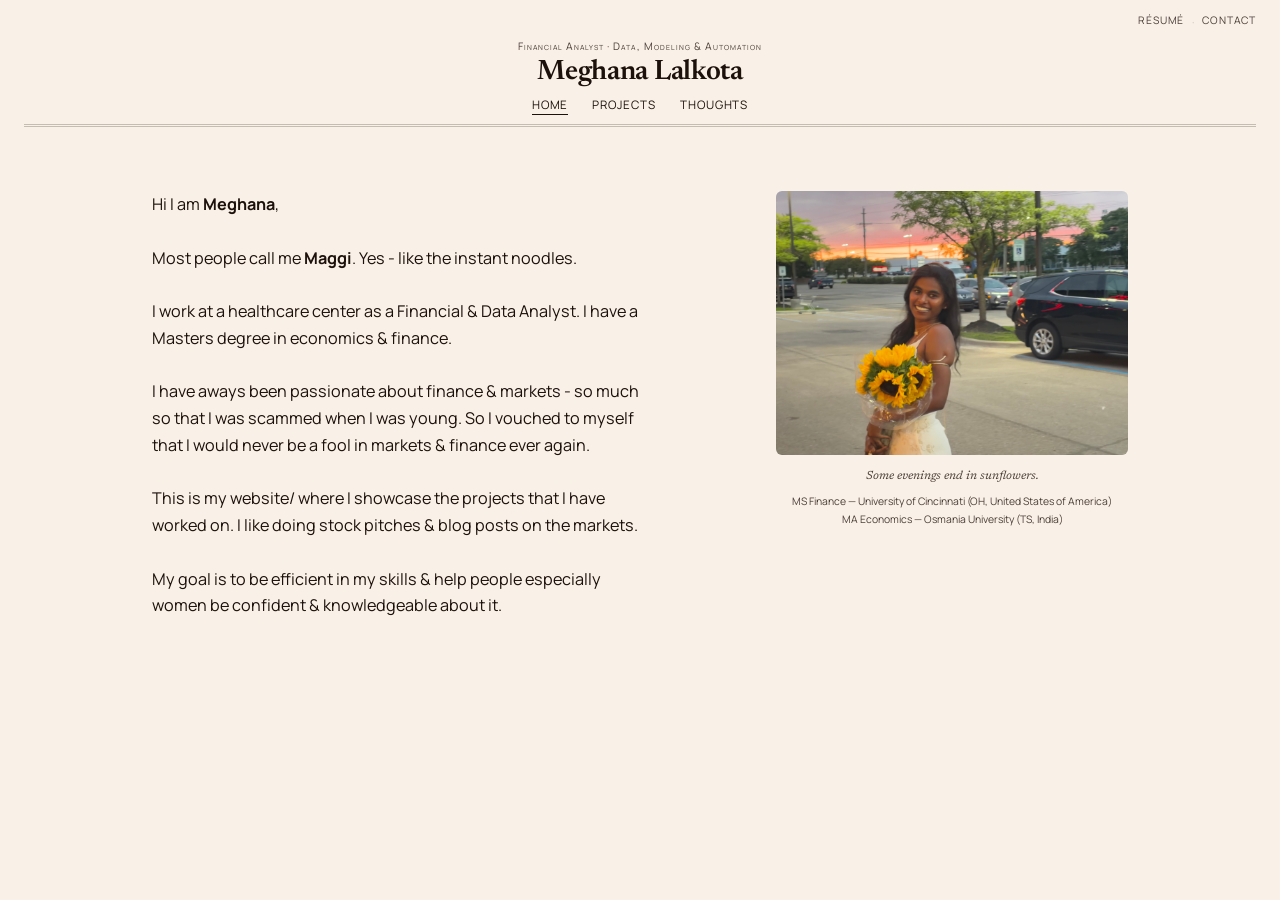
<file: index.html>
<!DOCTYPE html>
<html lang="en">
<head>
<meta charset="UTF-8">
<meta name="viewport" content="width=device-width, initial-scale=1.0">
<meta name="color-scheme" content="light">
<title>Meghana Lalkota — Financial Analyst</title>

<link rel="preconnect" href="https://fonts.googleapis.com">
<link rel="preconnect" href="https://fonts.gstatic.com" crossorigin>
<link href="https://fonts.googleapis.com/css2?family=Newsreader:ital,wght@0,200..800;1,200..800&family=Manrope:wght@200..800&display=swap" rel="stylesheet">

<link rel="stylesheet" href="tokens.css">
<link rel="stylesheet" href="site.css">

<style>
/* Hallmark · macrostructure: Photographic · genre: editorial · nav: N6 · footer: none
 * theme: custom · vibe: "sunflower gold, sunset warmth, quiet editorial portrait" · paper: oklch(96% 0.016 70) · accent: oklch(58% 0.16 82)
 * display: Newsreader · body: Manrope · axes: light / roman-serif / chromatic-amber (~82°)
 */

/* ---------- Hero row: text left, photo right (macrostructure 08, contained size) ---------- */

.hero-row {
  display: grid;
  gap: var(--space-xl) var(--space-2xl);
  max-width: 64rem;
  margin: 0 auto;
  padding: var(--space-2xl) var(--space-lg) var(--space-3xl);
  align-items: start;
  opacity: 0;
  transform: translateY(8px);
  animation: reveal var(--dur-long) var(--ease-out) forwards;
  animation-delay: calc(var(--i, 1) * 70ms);
}

.intro {
  min-width: 0;
  max-width: 62ch;
}

.intro__lede {
  font-size: var(--text-md);
  line-height: 1.65;
  margin: 0;
}

.photo-fold {
  min-width: 0;
  width: 100%;
  max-width: 22rem;
  margin: 0;
  padding: 0;
  text-align: center;
  justify-self: center;
}

.photo-fold__img {
  width: 100%;
  height: auto;
  aspect-ratio: 4 / 3;
  object-fit: cover;
  border-radius: 6px;
}

.photo-fold__caption {
  margin: var(--space-sm) 0 0;
  font-family: var(--font-display);
  font-style: italic;
  font-size: var(--text-sm);
  color: var(--color-ink-2);
}

.photo-fold__credentials {
  list-style: none;
  margin: var(--space-xs) 0 0;
  padding: 0;
  display: grid;
  gap: var(--space-3xs);
  font-family: var(--font-body);
  font-size: var(--text-xs);
  color: var(--color-ink-2);
  line-height: 1.5;
}

@media (min-width: 40rem) {
  .hero-row { grid-template-columns: 1.2fr 1fr; }
  .photo-fold { justify-self: end; }
}
</style>
</head>

<body>

<header class="mast" style="--i: 0">
  <div class="mast-utility">
    <a class="mast-resume" href="resume.pdf" target="_blank" rel="noopener">Résumé</a>
    <span class="mast-utility__sep" aria-hidden="true">·</span>
    <a class="mast-contact" href="https://mail.google.com/mail/?view=cm&fs=1&to=meghanalalkota630@gmail.com" target="_blank" rel="noopener">Contact</a>
  </div>
  <p class="mast-line">Financial Analyst · Data, Modeling &amp; Automation</p>
  <h1 class="mast-name">Meghana Lalkota</h1>
  <nav class="mast-nav" aria-label="Primary">
    <ul>
      <li><a href="index.html" aria-current="page">Home</a></li>
      <li><a href="projects.html">Projects</a></li>
      <li><a href="thoughts.html">Thoughts</a></li>
    </ul>
  </nav>
  <hr class="mast-rule" aria-hidden="true">
</header>

<section class="hero-row" style="--i: 1">
  <div class="intro">
    <p class="intro__lede">
      Hi I am <b>Meghana</b>,
      <br><br>Most people call me <b>Maggi</b>. Yes - like the instant noodles.
      <br><br>I work at a healthcare center as a Financial &amp; Data Analyst. I have a Masters degree in economics &amp; finance.
      <br><br>I have aways been passionate about finance &amp; markets - so much so that I was scammed when I was young. So I vouched to myself that I would never be a fool in markets &amp; finance ever again.
      <br><br>This is my website/ where I showcase the projects that I have worked on. I like doing stock pitches &amp; blog posts on the markets.
      <br><br>My goal is to be efficient in my skills &amp; help people especially women be confident &amp; knowledgeable about it.
    </p>
  </div>
  <figure class="photo-fold">
    <img
      class="photo-fold__img"
      src="images/profile.jpeg"
      alt="Meghana Lalkota smiling at dusk, holding a bouquet of sunflowers."
      width="2000"
      height="1500"
      fetchpriority="high">
    <figcaption class="photo-fold__caption">Some evenings end in sunflowers.</figcaption>
    <ul class="photo-fold__credentials">
      <li>MS Finance — University of Cincinnati (OH, United States of America)</li>
      <li>MA Economics — Osmania University (TS, India)</li>
    </ul>
  </figure>
</section>

</body>
</html>
</file>
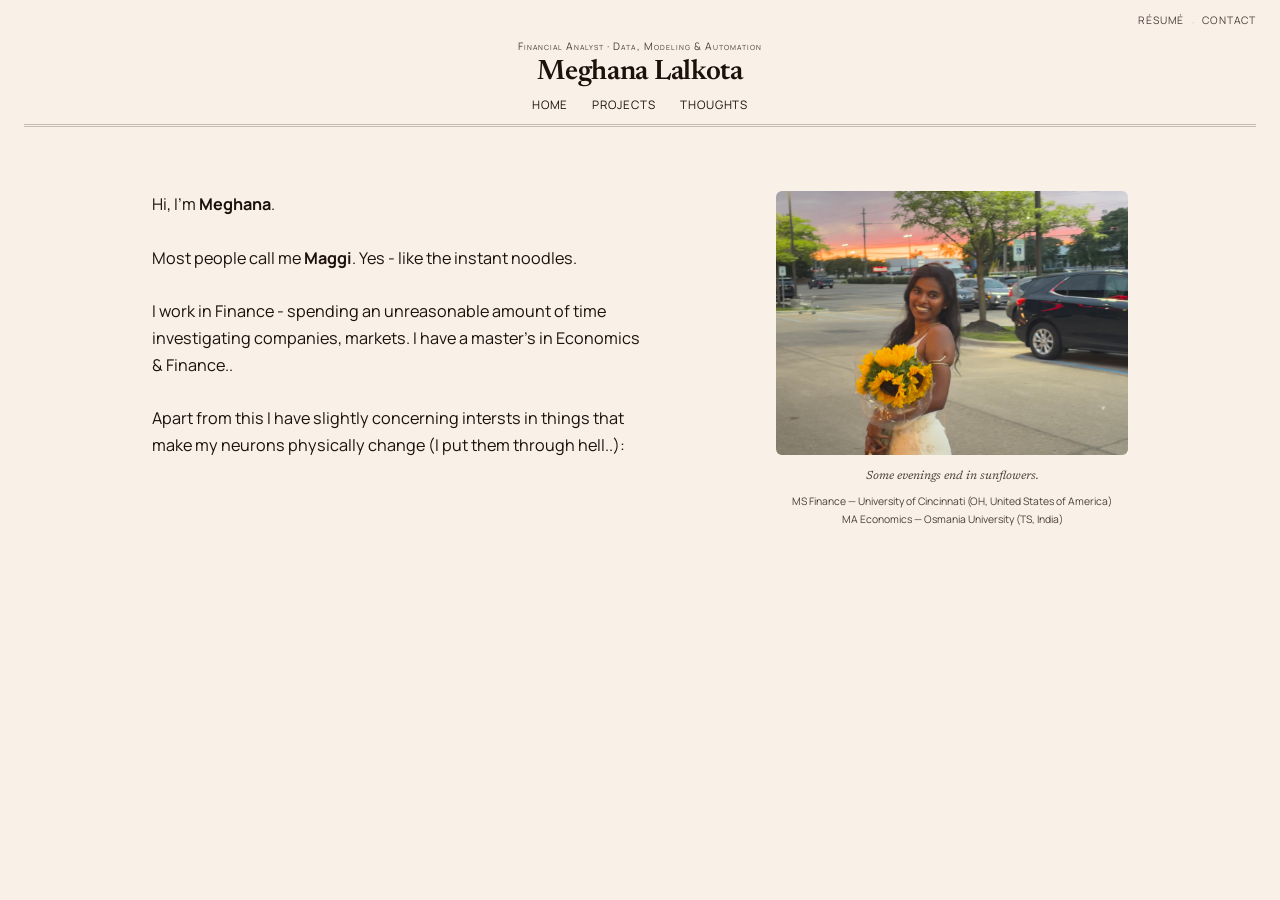
<file: index-v2.html>
<!DOCTYPE html>
<html lang="en">
<head>
<meta charset="UTF-8">
<meta name="viewport" content="width=device-width, initial-scale=1.0">
<meta name="color-scheme" content="light">
<title>Meghana Lalkota — Financial Analyst (draft)</title>

<link rel="preconnect" href="https://fonts.googleapis.com">
<link rel="preconnect" href="https://fonts.gstatic.com" crossorigin>
<link href="https://fonts.googleapis.com/css2?family=Newsreader:ital,wght@0,200..800;1,200..800&family=Manrope:wght@200..800&display=swap" rel="stylesheet">

<link rel="stylesheet" href="tokens.css">
<link rel="stylesheet" href="site.css">

<style>
/* Hallmark · macrostructure: Photographic · genre: editorial · nav: N6 · footer: none
 * theme: custom · vibe: "sunflower gold, sunset warmth, quiet editorial portrait" · paper: oklch(96% 0.016 70) · accent: oklch(58% 0.16 82)
 * display: Newsreader · body: Manrope · axes: light / roman-serif / chromatic-amber (~82°)
 * DRAFT — experiment page, not linked from nav. See index.html for the live homepage.
 */

/* ---------- Hero row: text left, photo right (macrostructure 08, contained size) ---------- */

.hero-row {
  display: grid;
  gap: var(--space-xl) var(--space-2xl);
  max-width: 64rem;
  margin: 0 auto;
  padding: var(--space-2xl) var(--space-lg) var(--space-3xl);
  align-items: start;
  opacity: 0;
  transform: translateY(8px);
  animation: reveal var(--dur-long) var(--ease-out) forwards;
  animation-delay: calc(var(--i, 1) * 70ms);
}

.intro {
  min-width: 0;
  max-width: 62ch;
}

.intro__lede {
  font-size: var(--text-md);
  line-height: 1.65;
  margin: 0;
}

.photo-fold {
  min-width: 0;
  width: 100%;
  max-width: 22rem;
  margin: 0;
  padding: 0;
  text-align: center;
  justify-self: center;
}

.photo-fold__img {
  width: 100%;
  height: auto;
  aspect-ratio: 4 / 3;
  object-fit: cover;
  border-radius: 6px;
}

.photo-fold__caption {
  margin: var(--space-sm) 0 0;
  font-family: var(--font-display);
  font-style: italic;
  font-size: var(--text-sm);
  color: var(--color-ink-2);
}

.photo-fold__credentials {
  list-style: none;
  margin: var(--space-xs) 0 0;
  padding: 0;
  display: grid;
  gap: var(--space-3xs);
  font-family: var(--font-body);
  font-size: var(--text-xs);
  color: var(--color-ink-2);
  line-height: 1.5;
}

@media (min-width: 40rem) {
  .hero-row { grid-template-columns: 1.2fr 1fr; }
  .photo-fold { justify-self: end; }
}
</style>
</head>

<body>

<header class="mast" style="--i: 0">
  <div class="mast-utility">
    <a class="mast-resume" href="resume.pdf" target="_blank" rel="noopener">Résumé</a>
    <span class="mast-utility__sep" aria-hidden="true">·</span>
    <a class="mast-contact" href="https://mail.google.com/mail/?view=cm&fs=1&to=meghanalalkota630@gmail.com" target="_blank" rel="noopener">Contact</a>
  </div>
  <p class="mast-line">Financial Analyst · Data, Modeling &amp; Automation</p>
  <h1 class="mast-name">Meghana Lalkota</h1>
  <nav class="mast-nav" aria-label="Primary">
    <ul>
      <li><a href="index.html">Home</a></li>
      <li><a href="projects.html">Projects</a></li>
      <li><a href="thoughts.html">Thoughts</a></li>
    </ul>
  </nav>
  <hr class="mast-rule" aria-hidden="true">
</header>

<section class="hero-row" style="--i: 1">
  <div class="intro">
    <p class="intro__lede">
      Hi, I'm <B>Meghana</B>.</br>
      <br>Most people call me <B>Maggi</B>. Yes - like the instant noodles. </br>
      <br>I work in Finance - spending an unreasonable amount of time investigating companies, markets. I have a master's in Economics & Finance.. </br>
      <br>Apart from this I have slightly concerning intersts in things that make my neurons physically change (I put them through hell..):</br>

    </p>
  </div>
  <figure class="photo-fold">
    <img
      class="photo-fold__img"
      src="images/profile.jpeg"
      alt="Meghana Lalkota smiling at dusk, holding a bouquet of sunflowers."
      width="2000"
      height="1500"
      fetchpriority="high">
    <figcaption class="photo-fold__caption">Some evenings end in sunflowers.</figcaption>
    <ul class="photo-fold__credentials">
      <li>MS Finance — University of Cincinnati (OH, United States of America)</li>
      <li>MA Economics — Osmania University (TS, India)</li>
    </ul>
  </figure>
</section>

</body>
</html>
</file>
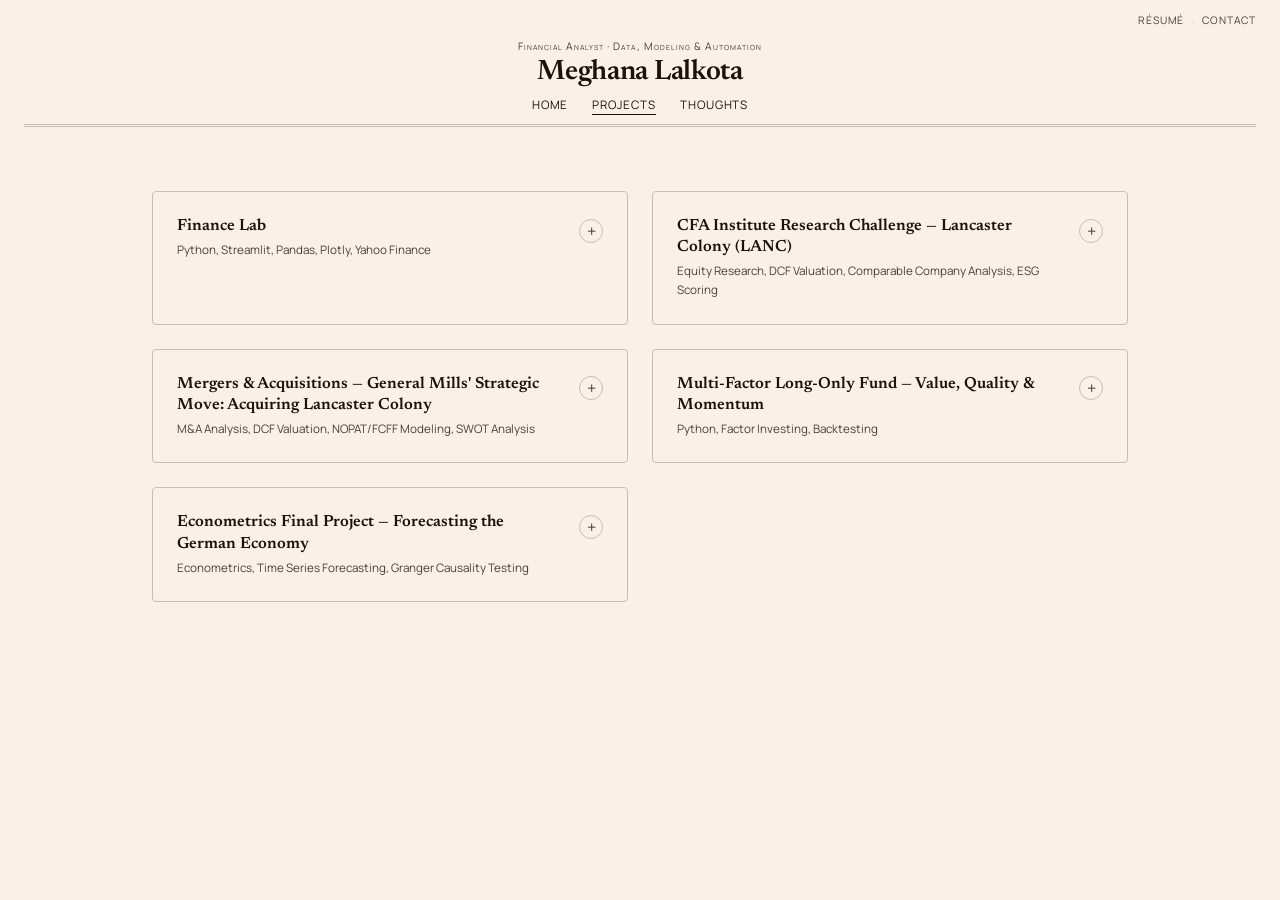
<file: projects.html>
<!DOCTYPE html>
<html lang="en">
<head>
<meta charset="UTF-8">
<meta name="viewport" content="width=device-width, initial-scale=1.0">
<meta name="color-scheme" content="light">
<title>Projects — Meghana Lalkota</title>

<link rel="preconnect" href="https://fonts.googleapis.com">
<link rel="preconnect" href="https://fonts.gstatic.com" crossorigin>
<link href="https://fonts.googleapis.com/css2?family=Newsreader:ital,wght@0,200..800;1,200..800&family=Manrope:wght@200..800&display=swap" rel="stylesheet">

<link rel="stylesheet" href="tokens.css">
<link rel="stylesheet" href="site.css">

<style>
/* Hallmark · macrostructure: Portfolio Grid (single entry) · genre: editorial · nav: N6 · footer: none
 * theme: custom · shared system, see index.html
 */

.projects-grid {
  display: grid;
  grid-template-columns: 1fr;
  gap: var(--space-lg);
  max-width: 64rem;
  margin: 0 auto;
  padding: var(--space-2xl) var(--space-lg) var(--space-3xl);
  align-items: stretch;
  opacity: 0;
  transform: translateY(8px);
  animation: reveal var(--dur-long) var(--ease-out) forwards;
  animation-delay: calc(var(--i, 2) * 70ms);
}

@media (min-width: 48rem) {
  .projects-grid {
    grid-template-columns: repeat(2, 1fr);
  }
}

.project-tile {
  position: relative;
  min-width: 0;
  border: var(--rule-hair) solid var(--color-rule);
  border-radius: 4px;
  padding: var(--space-lg);
  transition: border-color var(--dur-short) var(--ease-out);
}

.project-tile:hover,
.project-tile:focus-within {
  border-color: var(--color-accent);
}

/* Visually hidden but focusable — the real toggle control. */
.project-tile__toggle {
  position: absolute;
  width: 1px;
  height: 1px;
  padding: 0;
  margin: -1px;
  overflow: hidden;
  clip: rect(0, 0, 0, 0);
  white-space: nowrap;
  border: 0;
}

.project-tile__tab {
  display: flex;
  align-items: flex-start;
  justify-content: space-between;
  gap: var(--space-md);
  cursor: pointer;
}

.project-tile__tab-text {
  min-width: 0;
}

.project-tile__title {
  font-family: var(--font-display);
  font-weight: 600;
  font-size: var(--text-md);
  line-height: 1.3;
  margin: 0 0 var(--space-2xs);
  overflow-wrap: anywhere;
}

.project-tile__stack {
  font-size: var(--text-sm);
  color: var(--color-ink-2);
  margin: 0;
}

.project-tile__chevron {
  flex-shrink: 0;
  display: inline-flex;
  align-items: center;
  justify-content: center;
  width: 1.5rem;
  height: 1.5rem;
  margin-top: 0.15em;
  border: var(--rule-hair) solid var(--color-rule);
  border-radius: 50%;
  font-size: var(--text-md);
  line-height: 1;
  color: var(--color-ink-2);
  transition: transform var(--dur-short) var(--ease-out), border-color var(--dur-short) var(--ease-out), color var(--dur-short) var(--ease-out);
}

.project-tile:hover .project-tile__chevron {
  border-color: var(--color-accent);
  color: var(--color-accent);
}

.project-tile__toggle:focus-visible ~ .project-tile__tab {
  outline: 2px solid var(--color-focus);
  outline-offset: 4px;
  border-radius: 2px;
}

.project-tile__wrap {
  display: grid;
  grid-template-rows: 0fr;
  transition: grid-template-rows var(--dur-long) var(--ease-in-out);
}

.project-tile__body-inner {
  overflow: hidden;
}

.project-tile__body-inner-pad {
  padding-top: var(--space-md);
}

.project-tile__desc {
  font-size: var(--text-base);
  line-height: 1.65;
  margin: 0;
}

.project-tile__desc + .project-tile__desc {
  margin-top: var(--space-md);
}

.project-tile__links {
  display: flex;
  flex-wrap: wrap;
  gap: var(--space-md) var(--space-lg);
  margin-top: var(--space-lg);
}

.project-tile__toggle:checked ~ .project-tile__wrap {
  grid-template-rows: 1fr;
}

.project-tile__toggle:checked ~ .project-tile__tab .project-tile__chevron {
  transform: rotate(45deg);
}

@media (prefers-reduced-motion: reduce) {
  .project-tile__wrap {
    transition: none;
  }
}
</style>
</head>

<body>

<header class="mast" style="--i: 0">
  <div class="mast-utility">
    <a class="mast-resume" href="resume.pdf" target="_blank" rel="noopener">Résumé</a>
    <span class="mast-utility__sep" aria-hidden="true">·</span>
    <a class="mast-contact" href="https://mail.google.com/mail/?view=cm&fs=1&to=meghanalalkota630@gmail.com" target="_blank" rel="noopener">Contact</a>
  </div>
  <p class="mast-line">Financial Analyst · Data, Modeling &amp; Automation</p>
  <p class="mast-name"><a href="index.html">Meghana Lalkota</a></p>
  <nav class="mast-nav" aria-label="Primary">
    <ul>
      <li><a href="index.html">Home</a></li>
      <li><a href="projects.html" aria-current="page">Projects</a></li>
      <li><a href="thoughts.html">Thoughts</a></li>
    </ul>
  </nav>
  <hr class="mast-rule" aria-hidden="true">
</header>

<h1 class="sr-only">Projects</h1>

<section class="projects-grid" style="--i: 1">

  <div class="project-tile">
    <input type="checkbox" id="project-financelab" class="project-tile__toggle">
    <label class="project-tile__tab" for="project-financelab">
      <span class="project-tile__tab-text">
        <h2 class="project-tile__title">Finance Lab</h2>
        <p class="project-tile__stack">Python, Streamlit, Pandas, Plotly, Yahoo Finance</p>
      </span>
      <span class="project-tile__chevron" aria-hidden="true">+</span>
    </label>
    <div class="project-tile__wrap">
      <div class="project-tile__body-inner">
        <div class="project-tile__body-inner-pad">
          <p class="project-tile__desc">
            An interactive financial research platform for exploring historical stock
            performance, valuation metrics, and peer comparisons. The application
            fetches and caches market data, provides interactive candlestick charts
            with moving averages, and enables normalized performance analysis across
            multiple companies.
          </p>
          <div class="project-tile__links">
            <a class="link-typographic" href="https://finance-lab.streamlit.app/" target="_blank" rel="noopener">View live app →</a>
            <a class="link-typographic" href="https://github.com/meghanalalkota07/finance-lab" target="_blank" rel="noopener">View on GitHub →</a>
          </div>
        </div>
      </div>
    </div>
  </div>

  <div class="project-tile">
    <input type="checkbox" id="project-cfa" class="project-tile__toggle">
    <label class="project-tile__tab" for="project-cfa">
      <span class="project-tile__tab-text">
        <h2 class="project-tile__title">CFA Institute Research Challenge — Lancaster Colony (LANC)</h2>
        <p class="project-tile__stack">Equity Research, DCF Valuation, Comparable Company Analysis, ESG Scoring</p>
      </span>
      <span class="project-tile__chevron" aria-hidden="true">+</span>
    </label>
    <div class="project-tile__wrap">
      <div class="project-tile__body-inner">
        <div class="project-tile__body-inner-pad">
          <p class="project-tile__desc">
            Representing the University of Cincinnati in the CFA Institute Research Challenge, I worked with a team
            of five to produce a 15-page equity research report on Lancaster Colony Corporation (NASDAQ: LANC),
            presented to a panel of industry professionals.
          </p>
          <p class="project-tile__desc">
            We found a company that looked safe but not dynamic — a current ratio averaging 2.14, declining retail
            margins, and a growth story leaning on licensed products (Chick-fil-A sauces, Olive Garden dressings)
            rather than organic growth. A full DCF alongside comparable company analysis, forecasting five years out,
            led us to issue a Sell: a target price of $125.30 against a closing price of $192.89 — a 29.8% downside.
          </p>
          <div class="project-tile__links">
            <a class="link-typographic" href="Projects/cfa-challenge/lancaster-colony-presentation.pdf" target="_blank" rel="noopener">View presentation →</a>
            <a class="link-typographic" href="Projects/cfa-challenge/lancaster-colony-report.pdf" target="_blank" rel="noopener">Read full report →</a>
          </div>
        </div>
      </div>
    </div>
  </div>

  <div class="project-tile">
    <input type="checkbox" id="project-ma" class="project-tile__toggle">
    <label class="project-tile__tab" for="project-ma">
      <span class="project-tile__tab-text">
        <h2 class="project-tile__title">Mergers &amp; Acquisitions — General Mills' Strategic Move: Acquiring Lancaster Colony</h2>
        <p class="project-tile__stack">M&amp;A Analysis, DCF Valuation, NOPAT/FCFF Modeling, SWOT Analysis</p>
      </span>
      <span class="project-tile__chevron" aria-hidden="true">+</span>
    </label>
    <div class="project-tile__wrap">
      <div class="project-tile__body-inner">
        <div class="project-tile__body-inner-pad">
          <p class="project-tile__desc">
            Working in a team of six, I valued both companies independently before touching the deal logic, because
            an acquisition case built on a bad standalone valuation is worthless. For General Mills — 150+ years old,
            100+ brands, four segments (North America Retail, International, Pet, North America Foodservice) — I
            built a five-year DCF: EBIT growing from $3.05B to $3.71B, a 7.28% WACC, 3% terminal growth, arriving at
            $66.84 per share. For Lancaster Colony, a second DCF at a 6.5% WACC and 2% terminal growth produced
            $184.45 per share on a firm value of roughly $5.06 billion.
          </p>
          <p class="project-tile__desc">
            Then the combination. Using a NOPAT/FCFF framework, I modeled the merged company's sales growing from
            $22.96B to $27.26B over five years, producing a combined firm value of about $57.1 billion and a
            per-share value of $95.90. I cross-checked both DCFs against market multiples rather than trusting one
            method, and built the strategic case on top of the numbers: Lancaster's specialty portfolio (Marzetti,
            New York Bakery, Sister Schubert's) diversifies General Mills' offerings, its retail and foodservice
            distribution accelerates market penetration, and procurement, manufacturing, and supply-chain
            integration drives the margin story. A full SWOT and an industry analysis — plant-based growth,
            sustainability and traceability trends, the casual-dining shift — framed where the combined company
            wins and where it is exposed. The integration case supports an estimated 13.5% EBITDA increase and
            roughly $333 million in revenue growth.
          </p>
          <div class="project-tile__links">
            <a class="link-typographic" href="Projects/cfa-challenge/general-mills-lancaster-colony-ma-presentation.pptx" target="_blank" rel="noopener">View presentation →</a>
          </div>
        </div>
      </div>
    </div>
  </div>

  <div class="project-tile">
    <input type="checkbox" id="project-fund" class="project-tile__toggle">
    <label class="project-tile__tab" for="project-fund">
      <span class="project-tile__tab-text">
        <h2 class="project-tile__title">Multi-Factor Long-Only Fund — Value, Quality &amp; Momentum</h2>
        <p class="project-tile__stack">Python, Factor Investing, Backtesting</p>
      </span>
      <span class="project-tile__chevron" aria-hidden="true">+</span>
    </label>
    <div class="project-tile__wrap">
      <div class="project-tile__body-inner">
        <div class="project-tile__body-inner-pad">
          <p class="project-tile__desc">
            I developed the fund in Python (March 2024), screening for stocks that score well across three factors
            rather than betting on any single one: value to avoid overpaying, quality to avoid value traps, and
            momentum to avoid catching falling knives. The factors are combined into a single long-only portfolio —
            no leverage, no shorting — which keeps the strategy honest: if it works, it works because the stock
            selection works.
          </p>
          <p class="project-tile__desc">
            The result: over three years the fund returned 12.5%, outperforming the market by 3.2%.
          </p>
        </div>
      </div>
    </div>
  </div>

  <div class="project-tile">
    <input type="checkbox" id="project-econ" class="project-tile__toggle">
    <label class="project-tile__tab" for="project-econ">
      <span class="project-tile__tab-text">
        <h2 class="project-tile__title">Econometrics Final Project — Forecasting the German Economy</h2>
        <p class="project-tile__stack">Econometrics, Time Series Forecasting, Granger Causality Testing</p>
      </span>
      <span class="project-tile__chevron" aria-hidden="true">+</span>
    </label>
    <div class="project-tile__wrap">
      <div class="project-tile__body-inner">
        <div class="project-tile__body-inner-pad">
          <p class="project-tile__desc">
            The question: can you build a forecasting model for a real economy — German real GDP, interest rates,
            and unemployment — that beats a simple benchmark, and can you say what actually drives what? Macro data
            is unforgiving: series trend, wander, and mislead, so the first stage was stationarity testing on all
            three variables — a model built on non-stationary data produces confident nonsense. From there, I
            estimated dynamic regression models linking GDP, interest rates, and unemployment, examined the
            seasonality in the data (the German economy has strong seasonal rhythms), and ran a Granger causality
            test to ask the harder question: does one variable actually help predict another, or do they just move
            together?
          </p>
          <p class="project-tile__desc">
            Model selection was done the honest way — out-of-sample-style forecast accuracy. My best specification,
            a dynamic model with seasonal dummies, achieved an RMSE of 2.679 against 2.743 for the average
            benchmark model: a modest edge, reported as exactly that.
          </p>
          <div class="project-tile__links">
            <a class="link-typographic" href="Projects/econometrics/forecasting-german-economy.docx" target="_blank" rel="noopener">Read full project →</a>
          </div>
        </div>
      </div>
    </div>
  </div>

</section>

</body>
</html>
</file>
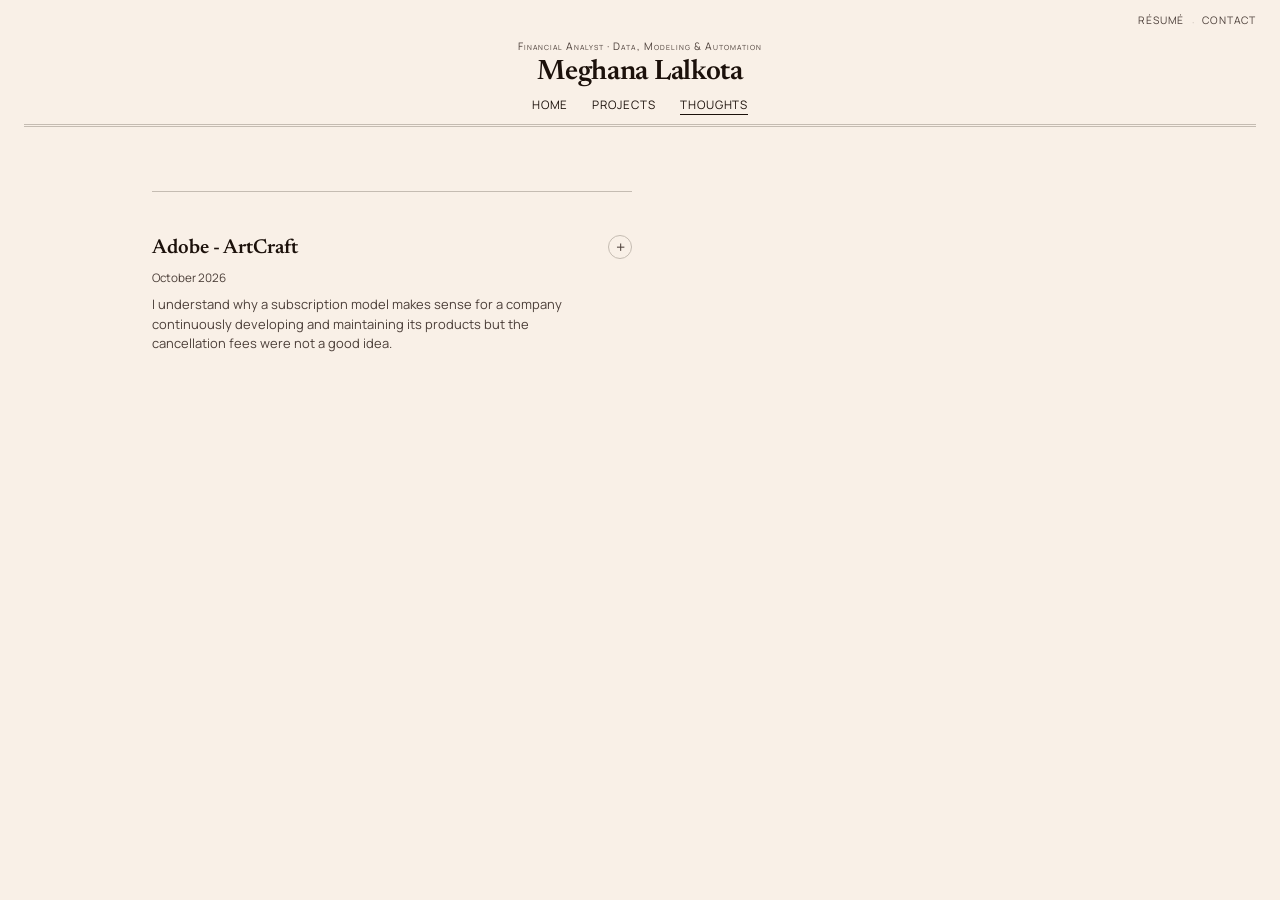
<file: thoughts.html>
<!DOCTYPE html>
<html lang="en">
<head>
<meta charset="UTF-8">
<meta name="viewport" content="width=device-width, initial-scale=1.0">
<meta name="color-scheme" content="light">
<title>Thoughts — Meghana Lalkota</title>

<link rel="preconnect" href="https://fonts.googleapis.com">
<link rel="preconnect" href="https://fonts.gstatic.com" crossorigin>
<link href="https://fonts.googleapis.com/css2?family=Newsreader:ital,wght@0,200..800;1,200..800&family=Manrope:wght@200..800&display=swap" rel="stylesheet">

<link rel="stylesheet" href="tokens.css">
<link rel="stylesheet" href="site.css">

<style>
/* Hallmark · macrostructure: Long Document (entry list) · genre: editorial · nav: N6 · footer: none
 * theme: custom · shared system, see index.html
 */

.thoughts-list {
  max-width: 64rem;
  margin: 0 auto;
  padding: var(--space-2xl) var(--space-lg) var(--space-3xl);
  opacity: 0;
  transform: translateY(8px);
  animation: reveal var(--dur-long) var(--ease-out) forwards;
  animation-delay: calc(var(--i, 2) * 70ms);
}

.thought {
  position: relative;
  max-width: 60ch;
  padding-top: var(--space-xl);
  border-top: var(--rule-hair) solid var(--color-rule);
}

.thought + .thought {
  margin-top: var(--space-xl);
}

/* Visually hidden but focusable — the real toggle control. */
.thought__toggle {
  position: absolute;
  width: 1px;
  height: 1px;
  padding: 0;
  margin: -1px;
  overflow: hidden;
  clip: rect(0, 0, 0, 0);
  white-space: nowrap;
  border: 0;
}

.thought__tab {
  display: flex;
  align-items: flex-start;
  justify-content: space-between;
  gap: var(--space-md);
  cursor: pointer;
}

.thought__tab-text {
  min-width: 0;
}

.thought__title {
  font-family: var(--font-display);
  font-weight: 600;
  font-size: var(--text-lg);
  margin: 0 0 var(--space-2xs);
}

.thought__date {
  font-size: var(--text-sm);
  color: var(--color-ink-2);
  margin: 0 0 var(--space-xs);
}

.thought__preview {
  font-size: var(--text-base);
  line-height: 1.5;
  color: var(--color-ink-2);
  margin: 0;
}

.thought__chevron {
  flex-shrink: 0;
  display: inline-flex;
  align-items: center;
  justify-content: center;
  width: 1.5rem;
  height: 1.5rem;
  margin-top: 0.15em;
  border: var(--rule-hair) solid var(--color-rule);
  border-radius: 50%;
  font-size: var(--text-md);
  line-height: 1;
  color: var(--color-ink-2);
  transition: transform var(--dur-short) var(--ease-out), border-color var(--dur-short) var(--ease-out), color var(--dur-short) var(--ease-out);
}

.thought__tab:hover .thought__chevron {
  border-color: var(--color-accent);
  color: var(--color-accent);
}

.thought__toggle:focus-visible ~ .thought__tab {
  outline: 2px solid var(--color-focus);
  outline-offset: 4px;
  border-radius: 2px;
}

.thought__wrap {
  display: grid;
  grid-template-rows: 0fr;
  transition: grid-template-rows var(--dur-long) var(--ease-in-out);
}

.thought__body-inner {
  overflow: hidden;
}

.thought__body-inner > .thought__body:first-child {
  margin-top: var(--space-md);
}

.thought__body {
  font-size: var(--text-base);
  line-height: 1.65;
  margin: 0;
}

.thought__body + .thought__body {
  margin-top: var(--space-md);
}

.thought__toggle:checked ~ .thought__wrap {
  grid-template-rows: 1fr;
}

.thought__toggle:checked ~ .thought__tab .thought__preview {
  display: none;
}

.thought__toggle:checked ~ .thought__tab .thought__chevron {
  transform: rotate(45deg);
}

@media (prefers-reduced-motion: reduce) {
  .thought__wrap {
    transition: none;
  }
}
</style>
</head>

<body>

<header class="mast" style="--i: 0">
  <div class="mast-utility">
    <a class="mast-resume" href="resume.pdf" target="_blank" rel="noopener">Résumé</a>
    <span class="mast-utility__sep" aria-hidden="true">·</span>
    <a class="mast-contact" href="https://mail.google.com/mail/?view=cm&fs=1&to=meghanalalkota630@gmail.com" target="_blank" rel="noopener">Contact</a>
  </div>
  <p class="mast-line">Financial Analyst · Data, Modeling &amp; Automation</p>
  <p class="mast-name"><a href="index.html">Meghana Lalkota</a></p>
  <nav class="mast-nav" aria-label="Primary">
    <ul>
      <li><a href="index.html">Home</a></li>
      <li><a href="projects.html">Projects</a></li>
      <li><a href="thoughts.html" aria-current="page">Thoughts</a></li>
    </ul>
  </nav>
  <hr class="mast-rule" aria-hidden="true">
</header>

<h1 class="sr-only">Thoughts</h1>

<section class="thoughts-list" style="--i: 1">

  <div class="thought">
    <input type="checkbox" id="thought-adobe" class="thought__toggle">
    <label class="thought__tab" for="thought-adobe">
      <span class="thought__tab-text">
        <h2 class="thought__title">Adobe - ArtCraft</h2>
        <p class="thought__date">October 2026</p>
        <p class="thought__preview">I understand why a subscription model makes sense for a company continuously developing and maintaining its products but the cancellation fees were not a good idea.</p>
      </span>
      <span class="thought__chevron" aria-hidden="true">+</span>
    </label>
    <div class="thought__wrap">
      <div class="thought__body-inner">
        <p class="thought__body">
          I understand why a subscription model makes sense for a company continuously developing and maintaining
          its products but the cancellation fees were not a good idea.
        </p>
        <p class="thought__body">
          Interestingly, despite the criticism, Adobe's Creative Cloud paid subscriptions grew from approximately
          1.4 million in 2013 to 6.2 million in 2015. Clearly, customer dissatisfaction didn't stop the business
          from growing.
        </p>
        <p class="thought__body">
          I don't think a free Adobe alternative is enough to threaten the company overnight. But I do think Adobe
          needs to demonstrate that its billions in R&amp;D are producing meaningful innovation, especially with AI
          changing the creative software industry.
        </p>
        <p class="thought__body">
          With Anil Chakravarthy set to take over as CEO, I'm curious to see whether Adobe can deliver something
          genuinely revolutionary while also taking customer satisfaction more seriously.
        </p>
        <p class="thought__body">
          I'm rooting for Adobe, but I think it's fair to expect more from a company of its size and resources.
        </p>
      </div>
    </div>
  </div>

</section>

</body>
</html>
</file>
<file: tokens.css>
/* Hallmark · tokens · theme: custom (sunflower gold / sunset warmth) */

:root {
  /* Color — paper (warm cream, tinted toward the accent hue) */
  --color-paper:      oklch(96% 0.016 70);
  --color-paper-2:    oklch(93% 0.018 70);
  --color-paper-3:    oklch(90% 0.020 70);

  /* Color — ink (warm near-black, never pure #000) */
  --color-ink:        oklch(19% 0.022 50);
  --color-ink-2:      oklch(38% 0.020 50);

  /* Color — rules / hairlines */
  --color-rule:       oklch(80% 0.018 70);
  --color-rule-2:     oklch(86% 0.016 70);

  /* Color — accent (sunflower amber) */
  --color-accent:      oklch(58% 0.16 82);
  --color-accent-ink:  var(--color-ink);
  --color-focus:       oklch(52% 0.19 82);

  /* Fonts */
  --font-display: "Newsreader", ui-serif, Georgia, serif;
  --font-body:    "Manrope", ui-sans-serif, system-ui, sans-serif;

  /* Spacing — 4pt scale */
  --space-3xs: 0.125rem;
  --space-2xs: 0.25rem;
  --space-xs:  0.5rem;
  --space-sm:  0.75rem;
  --space-md:  1rem;
  --space-lg:  1.5rem;
  --space-xl:  2.5rem;
  --space-2xl: 4rem;
  --space-3xl: 6rem;
  --space-4xl: 9rem;

  /* Type scale — 1.25 ratio, reduced 10% twice (19% total) */
  --text-xs:   0.648rem;
  --text-sm:   0.729rem;
  --text-base: 0.81rem;
  --text-md:   1.0125rem;
  --text-lg:   1.265625rem;
  --text-xl:   1.582rem;
  --text-2xl:  1.9776rem;
  --text-display: clamp(2.025rem, 3.24vw + 1.0125rem, 3.8475rem);

  /* Motion */
  --ease-out:    cubic-bezier(0.16, 1, 0.3, 1);
  --ease-in:     cubic-bezier(0.7, 0, 0.84, 0);
  --ease-in-out: cubic-bezier(0.65, 0, 0.35, 1);
  --dur-micro: 120ms;
  --dur-short: 220ms;
  --dur-long:  420ms;

  /* Misc */
  --rule-hair: 1px;
  --radius-pill: 999px;
}
</file>
<file: site.css>
/* Hallmark · shared chrome · genre: editorial · nav: N6
 * theme: custom · paper: oklch(96% 0.016 70) · accent: oklch(58% 0.16 82)
 * display: Newsreader · body: Manrope
 * Shared across index.html / projects.html / thoughts.html so all three
 * pages read as one site: same masthead, same tokens, same type.
 */

html, body { overflow-x: clip; }

* { box-sizing: border-box; }

body {
  margin: 0;
  background: var(--color-paper);
  color: var(--color-ink);
  font-family: var(--font-body);
  font-size: var(--text-base);
  line-height: 1.6;
  -webkit-font-smoothing: antialiased;
}

a { color: inherit; }

img { display: block; max-width: 100%; }

:focus-visible {
  outline: 2px solid var(--color-focus);
  outline-offset: 2px;
}

/* ---------- Masthead (N6) ---------- */

.mast {
  display: grid;
  min-width: 0;
  gap: var(--space-3xs);
  padding: var(--space-sm) var(--space-lg) 0;
  text-align: center;
  opacity: 0;
  transform: translateY(8px);
  animation: reveal var(--dur-long) var(--ease-out) forwards;
  animation-delay: calc(var(--i, 0) * 70ms);
}

.mast-utility {
  display: flex;
  justify-content: flex-end;
  align-items: center;
  gap: var(--space-xs);
  margin-bottom: var(--space-2xs);
}

.mast-utility__sep {
  color: var(--color-rule);
  font-size: var(--text-xs);
}

.mast-resume,
.mast-contact {
  font-size: var(--text-xs);
  text-transform: uppercase;
  letter-spacing: 0.08em;
  text-decoration: none;
  white-space: nowrap;
  color: var(--color-ink-2);
  padding-bottom: 2px;
  border-bottom: 1px solid transparent;
  transition: border-color var(--dur-short) var(--ease-out), color var(--dur-short) var(--ease-out);
}

.mast-resume:hover,
.mast-contact:hover {
  border-color: var(--color-accent);
  color: var(--color-accent);
}

.mast-resume:active,
.mast-contact:active {
  color: var(--color-ink);
}

.mast-line {
  font-family: var(--font-body);
  font-variant: small-caps;
  letter-spacing: 0.1em;
  font-size: var(--text-xs);
  color: var(--color-ink-2);
  margin: 0;
}

.mast-name {
  font-family: var(--font-display);
  font-weight: 600;
  font-style: normal;
  font-size: clamp(1.1rem, 2.6vw, 1.5rem);
  letter-spacing: -0.01em;
  line-height: 1.05;
  margin: var(--space-3xs) 0 0;
  overflow-wrap: anywhere;
  min-width: 0;
  max-width: 100%;
}

.mast-name a {
  color: inherit;
  text-decoration: none;
  transition: color var(--dur-short) var(--ease-out);
}

.mast-name a:hover {
  color: var(--color-accent);
}

.mast-nav {
  min-width: 0;
  margin: var(--space-2xs) 0 0;
}

.mast-nav ul {
  display: flex;
  min-width: 0;
  flex-wrap: wrap;
  justify-content: center;
  gap: var(--space-xs) var(--space-lg);
  list-style: none;
  padding: 0;
  margin: 0;
}

.mast-nav a {
  font-size: var(--text-sm);
  text-transform: uppercase;
  letter-spacing: 0.08em;
  text-decoration: none;
  white-space: nowrap;
  color: var(--color-ink);
  padding-bottom: 2px;
  border-bottom: 1px solid transparent;
  transition: border-color var(--dur-short) var(--ease-out), color var(--dur-short) var(--ease-out);
}

.mast-nav a:hover {
  border-color: var(--color-accent);
  color: var(--color-accent);
}

.mast-nav a:active {
  color: var(--color-ink-2);
}

.mast-nav a[aria-current="page"] {
  border-color: var(--color-ink);
}

.mast-rule {
  border: 0;
  border-top: var(--rule-hair) solid var(--color-rule);
  border-bottom: var(--rule-hair) solid var(--color-rule);
  height: 3px;
  margin: var(--space-xs) 0 0;
}

/* ---------- Shared typographic link ---------- */

.link-typographic {
  font-family: var(--font-display);
  font-size: var(--text-md);
  font-weight: 500;
  font-style: normal;
  text-decoration: none;
  white-space: nowrap;
  color: var(--color-ink);
  border-bottom: 1px solid var(--color-accent);
  padding-bottom: 2px;
  transition: color var(--dur-short) var(--ease-out), border-color var(--dur-short) var(--ease-out);
}

.link-typographic:hover {
  color: var(--color-accent);
}

.link-typographic:active {
  color: var(--color-ink-2);
  border-color: var(--color-ink-2);
}

/* ---------- Accessible page title (visually hidden — nav already shows it) ---------- */

.sr-only {
  position: absolute;
  width: 1px;
  height: 1px;
  padding: 0;
  margin: -1px;
  overflow: hidden;
  clip: rect(0, 0, 0, 0);
  white-space: nowrap;
  border: 0;
}

/* ---------- Reveal keyframe ---------- */

@keyframes reveal {
  to { opacity: 1; transform: none; }
}

@media (prefers-reduced-motion: reduce) {
  *, *::before, *::after {
    animation-duration: 150ms !important;
    animation-iteration-count: 1 !important;
    transition-duration: 150ms !important;
  }
}

/* ---------- Responsive ---------- */

@media (min-width: 40rem) {
  .mast-name { font-size: clamp(1.3rem, 2.6vw, 1.75rem); }
}
</file>
